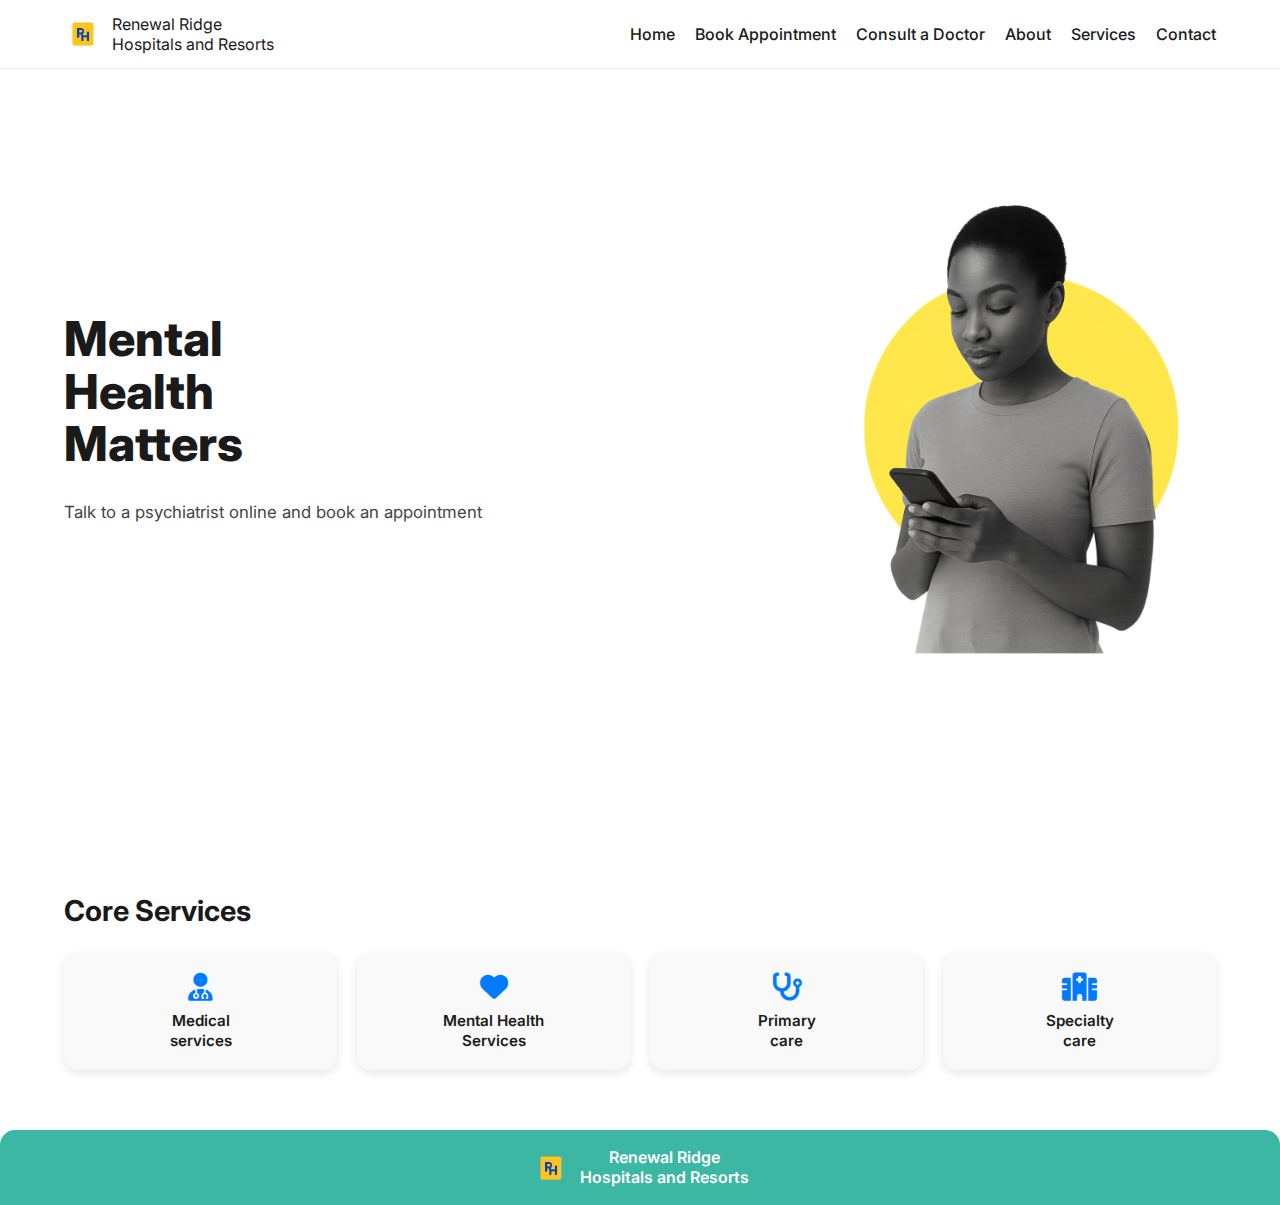
<file: index.html>
<!DOCTYPE html>
<html lang="en">
<head>
  <meta charset="UTF-8" />
  <meta name="viewport" content="width=device-width, initial-scale=1" />
  <title>Renewal Ridge Hospitals and Resorts</title>

  <!-- Google Fonts -->
  <link href="https://fonts.googleapis.com/css2?family=Inter:wght@400;500;600;700;800&display=swap" rel="stylesheet">

  <!-- Font Awesome -->
  <link rel="stylesheet" href="https://cdnjs.cloudflare.com/ajax/libs/font-awesome/6.5.0/css/all.min.css"/>

  <!-- CSS -->
  <link rel="stylesheet" href="style.css" />
</head>
<body>
  <!-- Header -->
  <header class="site-header">
    <div class="container header-inner">
      <a href="#" class="brand">
        <img src="./images/logo.png" alt="Renewal Ridge Logo" class="logo-img" />
        <span class="brand-text">Renewal Ridge<br>Hospitals and Resorts</span>
      </a>

      <button class="hamburger" id="hamburger" aria-label="Menu" aria-expanded="false">
        <span class="bar"></span>
        <span class="bar"></span>
        <span class="bar"></span>
      </button>

      <nav class="site-nav" id="siteNav">
        <ul>
          <li><a href="#">Home</a></li>
          <li><a href="#">Book Appointment</a></li>
          <li><a href="#">Consult a Doctor</a></li>
          <li><a href="#">About</a></li>
          <li><a href="#services">Services</a></li>
          <li><a href="#">Contact</a></li>
        </ul>
      </nav>
    </div>
  </header>

  <!-- Hero Section -->
  <section class="hero">
    <div class="container hero-flex">
      <div class="hero-text">
        <h1>Mental<br>Health<br>Matters</h1>
        <p>Talk to a psychiatrist online and book an appointment</p>
        <div class="hero-buttons">
          <a href="#" class="btn btn-primary">Book Appointment</a>
          <a href="#" class="btn btn-success">Consult a Doctor</a>
        </div>
      </div>

      <div class="hero-image">
        <img src="./images/wicon.png" alt="Patient image" />
      </div>
    </div>
  </section>

  <!-- Core Services -->
  <section class="services" id="services">
    <div class="container">
      <h2>Core Services</h2>
      <div class="services-grid">
        <div class="service-card">
          <i class="fa-solid fa-user-doctor"></i>
          <p>Medical<br>services</p>
        </div>
        <div class="service-card">
          <i class="fa-solid fa-heart"></i>
          <p>Mental Health<br>Services</p>
        </div>
        <div class="service-card">
          <i class="fa-solid fa-stethoscope"></i>
          <p>Primary<br>care</p>
        </div>
        <div class="service-card">
          <i class="fa-solid fa-hospital"></i>
          <p>Specialty<br>care</p>
        </div>
      </div>
    </div>
  </section>

  <!-- Footer -->
  <footer class="footer">
    <div class="container footer-inner">
      <img src="./images/logo.png" alt="Renewal Ridge Logo" class="logo-img" />
      <span>Renewal Ridge<br>Hospitals and Resorts</span>
    </div>
  </footer>

  <!-- JS -->
  <script src="script.js"></script>
</body>
</html>
</file>
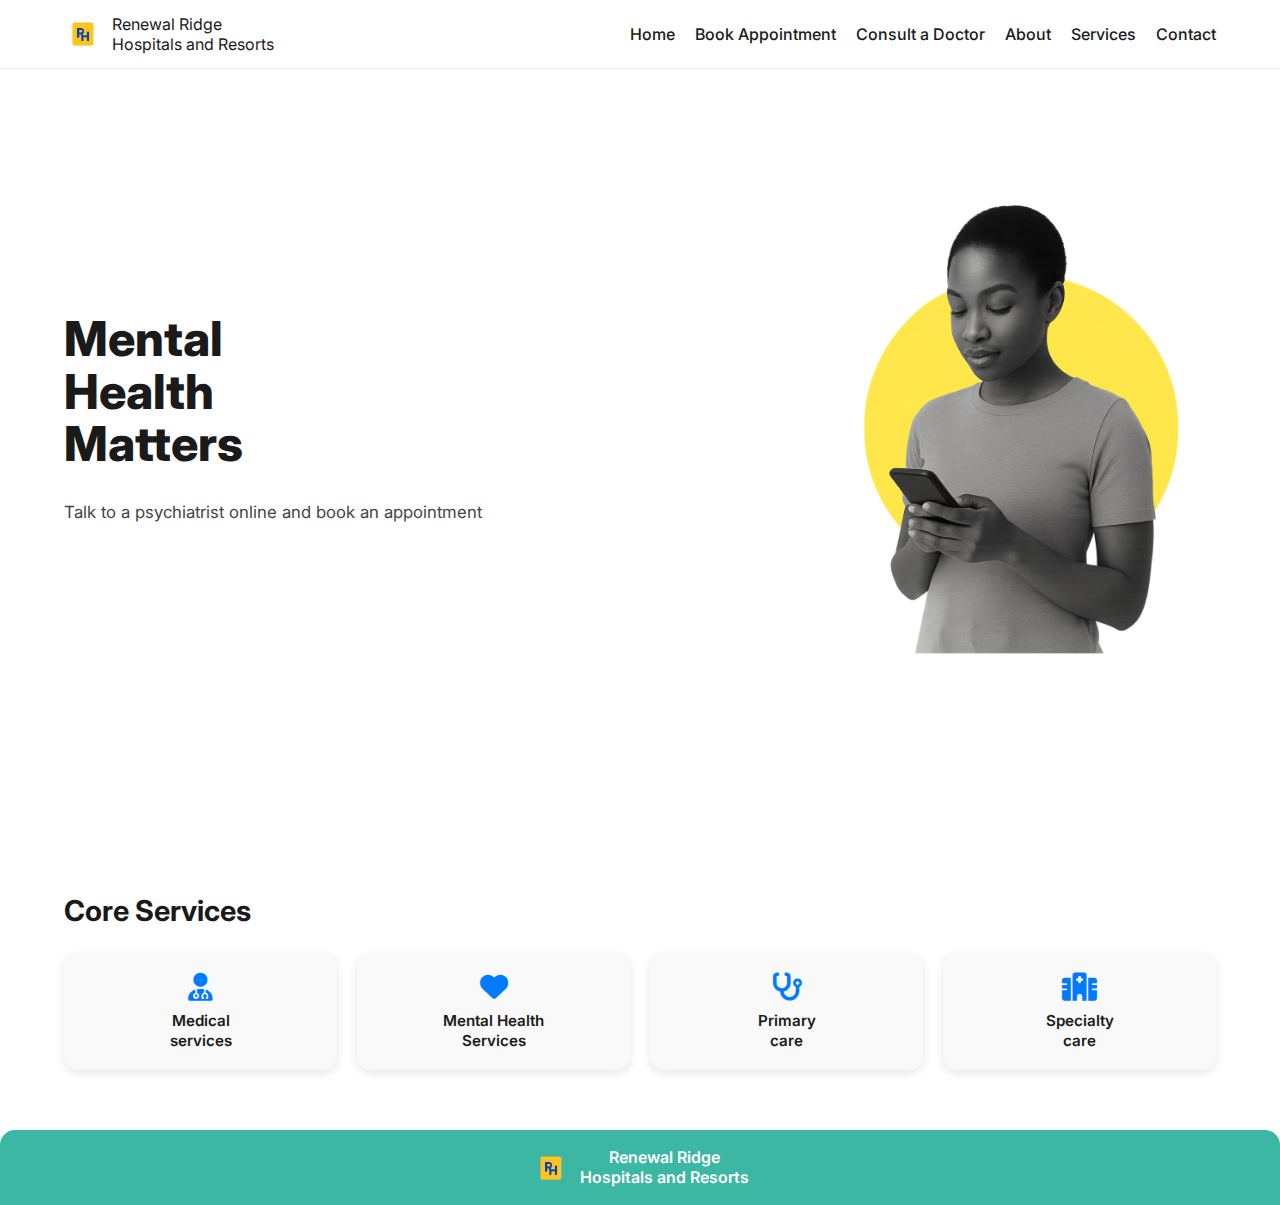
<file: hospital system/index.html>
<!DOCTYPE html>
<html lang="en">
<head>
  <meta charset="UTF-8" />
  <meta name="viewport" content="width=device-width, initial-scale=1" />
  <title>Renewal Ridge Hospitals and Resorts</title>

  <!-- Google Fonts -->
  <link href="https://fonts.googleapis.com/css2?family=Inter:wght@400;500;600;700;800&display=swap" rel="stylesheet">

  <!-- Font Awesome -->
  <link rel="stylesheet" href="https://cdnjs.cloudflare.com/ajax/libs/font-awesome/6.5.0/css/all.min.css"/>

  <!-- CSS -->
  <link rel="stylesheet" href="style.css" />
</head>
<body>
  <!-- Header -->
  <header class="site-header">
    <div class="container header-inner">
      <a href="#" class="brand">
        <img src="./images/logo.png" alt="Renewal Ridge Logo" class="logo-img" />
        <span class="brand-text">Renewal Ridge<br>Hospitals and Resorts</span>
      </a>

      <button class="hamburger" id="hamburger" aria-label="Menu" aria-expanded="false">
        <span class="bar"></span>
        <span class="bar"></span>
        <span class="bar"></span>
      </button>

      <nav class="site-nav" id="siteNav">
        <ul>
          <li><a href="#">Home</a></li>
          <li><a href="#">Book Appointment</a></li>
          <li><a href="#">Consult a Doctor</a></li>
          <li><a href="#">About</a></li>
          <li><a href="#services">Services</a></li>
          <li><a href="#">Contact</a></li>
        </ul>
      </nav>
    </div>
  </header>

  <!-- Hero Section -->
  <section class="hero">
    <div class="container hero-flex">
      <div class="hero-text">
        <h1>Mental<br>Health<br>Matters</h1>
        <p>Talk to a psychiatrist online and book an appointment</p>
        <div class="hero-buttons">
          <a href="#" class="btn btn-primary">Book Appointment</a>
          <a href="#" class="btn btn-success">Consult a Doctor</a>
        </div>
      </div>

      <div class="hero-image">
        <img src="./images/wicon.png" alt="Patient image" />
      </div>
    </div>
  </section>

  <!-- Core Services -->
  <section class="services" id="services">
    <div class="container">
      <h2>Core Services</h2>
      <div class="services-grid">
        <div class="service-card">
          <i class="fa-solid fa-user-doctor"></i>
          <p>Medical<br>services</p>
        </div>
        <div class="service-card">
          <i class="fa-solid fa-heart"></i>
          <p>Mental Health<br>Services</p>
        </div>
        <div class="service-card">
          <i class="fa-solid fa-stethoscope"></i>
          <p>Primary<br>care</p>
        </div>
        <div class="service-card">
          <i class="fa-solid fa-hospital"></i>
          <p>Specialty<br>care</p>
        </div>
      </div>
    </div>
  </section>

  <!-- Footer -->
  <footer class="footer">
    <div class="container footer-inner">
      <img src="./images/logo.png" alt="Renewal Ridge Logo" class="logo-img" />
      <span>Renewal Ridge<br>Hospitals and Resorts</span>
    </div>
  </footer>

  <!-- JS -->
  <script src="script.js"></script>
</body>
</html>
</file>
<file: style.css>
:root {
  --blue: #007bff;
  --green: #28a745;
  --dark: #1a1a1a;
  --white: #fff;
  --teal: #3cb7a3;
  --shadow: 0 3px 10px rgba(0, 0, 0, 0.1);
  --transition: all 0.3s ease;
}

/* Base */
body {
  margin: 0;
  font-family: "Inter", sans-serif;
  color: var(--dark);
  background: var(--white);
  overflow-x: hidden;
}

/* ===== HEADER ===== */
.site-header {
  background: #fff;
  border-bottom: 1px solid #eee;
  position: sticky;
  top: 0;
  z-index: 1000;
}

.header-inner {
  width: 90%;
  margin: auto;
  padding: 14px 0;
  display: flex;
  align-items: center;
  justify-content: space-between;
}

.brand {
  display: flex;
  align-items: center;
  gap: 10px;
  color: var(--dark);
  text-decoration: none;
}

.logo-img {
  height: 38px;
}

.hamburger {
  display: none;
  flex-direction: column;
  gap: 5px;
  background: none;
  border: 0;
  cursor: pointer;
}

.hamburger .bar {
  width: 25px;
  height: 2px;
  background: var(--dark);
  transition: var(--transition);
}

.site-nav ul {
  display: flex;
  gap: 20px;
  list-style: none;
  margin: 0;
  padding: 0;
}

.site-nav a {
  color: var(--dark);
  text-decoration: none;
  font-weight: 500;
  transition: var(--transition);
}

.site-nav a:hover {
  color: var(--blue);
}

/* ===== HERO (Desktop improved) ===== */
.hero-flex {
  width: 90%;
  margin: auto;
  padding: 40px 0 60px; /* reduced top padding from 70px → 40px */
  display: flex;
  align-items: center;
  justify-content: space-between;
  gap: 60px;
  max-width: 1200px;
}

.hero-text {
  flex: 1;
  display: flex;
  flex-direction: column;
  justify-content: center;
  max-width: 500px;
}

.hero-text h1 {
  font-size: 3rem;
  font-weight: 800;
  line-height: 1.1;
  margin-bottom: 12px;
  color: var(--dark);
}

.hero-text p {
  font-size: 1.05rem;
  color: #444;
  margin-bottom: 25px;
  line-height: 1.5;
}

/* ===== BUTTONS ===== */
.hero-buttons {
  display: flex;
  justify-content: flex-start;
  gap: 22px; /* keeps space between buttons */
  flex-wrap: wrap;
}

.hero-buttons .btn {
  flex: 0 1 48%;
  max-width: 220px;
  padding: 14px 0;
  border-radius: 10px;
  font-size: 0.95rem;
  font-weight: 600;
  text-align: center;
  color: #fff;
  box-shadow: var(--shadow);
  transition: var(--transition);
  opacity: 0;
  transform: translateY(20px);
  animation: buttonFadeUp 0.8s ease forwards;
  
}

.hero-buttons .btn:nth-child(1) {
  animation-delay: 0.3s;
}

.hero-buttons .btn:nth-child(2) {
  animation-delay: 0.5s;
}

.btn-primary {
  background: var(--blue);
  text-decoration: none;
}

.btn-success {
  background: var(--teal);
  text-decoration: none;
}

.btn:hover {
  transform: translateY(-2px);
  opacity: 0.9;
}

/* ===== BUTTON ANIMATION ===== */
@keyframes buttonFadeUp {
  0% {
    opacity: 0;
    transform: translateY(20px);
  }
  100% {
    opacity: 1;
    transform: translateY(0);
  }
}

/* ===== HERO IMAGE ===== */
.hero-image {
  flex: 1;
  text-align: right;
  display: flex;
  justify-content: flex-end;
}

.hero-image img {
  width: 100%;
  max-width: 440px; /* slightly smaller for tighter layout */
  border-radius: 14px;
  object-fit: cover;
}

/* ===== MOBILE VIEW ===== */
@media (max-width: 900px) {
  .hero-flex {
    flex-direction: column;
    align-items: center;
    text-align: center;
    gap: 30px;
    padding: 40px 0 50px; /* less padding on top */
  }

  .hero-text {
    max-width: 90%;
  }

  .hero-text h1 {
    font-size: 2.2rem;
  }

  .hero-text p {
    font-size: 1rem;
    margin-bottom: 18px;
  }

  .hero-buttons {
    justify-content: center;
  }

  .hero-buttons .btn {
    max-width: 180px;
    margin-top: 5px;
  }

  .hero-image img {
    max-width: 350px;
  }
}

@media (max-width: 600px) {
  .hero-flex {
    display: grid;
    grid-template-columns: 1fr 1fr;
    align-items: start;
    gap: 12px;
    padding: 30px 0;
    width: 90%;
    margin: auto;
  }

  .hero-text {
    grid-column: 1;
    align-items: flex-start;
    text-align: left;
  }

  .hero-text h1 {
    font-size: 1.9rem;
    margin-bottom: 8px;
  }

  .hero-text p {
    font-size: 0.95rem;
    margin-bottom: 14px;
  }

  .hero-image {
    grid-column: 2;
    display: flex;
    justify-content: flex-end;
  }

  .hero-image img {
    max-width: 280px;
    border-radius: 10px;
  }

  .hero-buttons {
    display: contents;
  }

  .btn-primary,
  .btn-success {
    padding: 13px 0;
    font-size: 0.9rem;
    font-weight: 600;
    color: #fff;
    border-radius: 10px;
    text-decoration: none;
    transition: var(--transition);
  }

  .btn-primary {
    grid-column: 1;
    justify-self: start;
    width: 130%;
    background: var(--blue);
  }

  .btn-success {
    grid-column: 2;
    justify-self: end;
    width: 130%;
    background: var(--teal);
  }
}

/* ===== SERVICES ===== */
.services {
  width: 90%;
  margin: auto;
  padding: 40px 0 60px;
}

.services h2 {
  font-size: 1.8rem;
  font-weight: 700;
  margin-bottom: 25px;
}

.services-grid {
  display: grid;
  grid-template-columns: repeat(auto-fit, minmax(150px, 1fr));
  gap: 20px;
}

.service-card {
  background: #f9f9f9;
  border-radius: 14px;
  padding: 20px;
  box-shadow: var(--shadow);
  transition: var(--transition);
  text-align: center;
}

.service-card:hover {
  transform: translateY(-5px);
}

.service-card i {
  font-size: 28px;
  color: var(--blue);
  margin-bottom: 10px;
}

.service-card p {
  font-weight: 600;
  font-size: 0.95rem;
  margin: 0;
  line-height: 1.3;
}

/* ===== FOOTER ===== */
.footer {
  background: var(--teal);
  color: #fff;
  padding: 18px 0;
  border-radius: 15px 15px 0 0;
  text-align: center;
}

.footer-inner {
  width: 90%;
  margin: auto;
  display: flex;
  align-items: center;
  justify-content: center;
  gap: 10px;
  flex-wrap: wrap;
}

.footer-inner span {
  font-weight: 600;
  line-height: 1.2;
}

/* ===== HAMBURGER MENU ===== */
@media (max-width: 900px) {
  .hamburger {
    display: flex;
  }

  .site-nav {
    display: none;
    position: absolute;
    top: 70px;
    right: 20px;
    background: rgba(255, 255, 255, 0.95);
    border-radius: 15px;
    box-shadow: 0 10px 35px rgba(0, 0, 0, 0.15);
    padding: 20px 25px;
    min-width: 220px;
    opacity: 0;
    pointer-events: none;
    transform: translateY(-15px);
    transition: all 0.35s ease;
    backdrop-filter: blur(8px);
    z-index: 1001;
  }

  .site-nav.active {
    display: block;
    opacity: 1;
    pointer-events: auto;
    transform: translateY(0);
  }

  .site-nav ul {
    list-style: none;
    display: flex;
    flex-direction: column;
    gap: 14px;
    margin: 0;
    padding: 0;
  }

  .site-nav a {
    display: block;
    padding: 10px 12px;
    border-radius: 8px;
    font-weight: 600;
    font-size: 0.95rem;
    color: var(--dark);
    transition: var(--transition);
  }

  .site-nav a:hover {
    background: var(--blue);
    color: #fff;
    transform: translateX(3px);
    box-shadow: var(--shadow);
  }

  .hamburger.active .bar:nth-child(1) {
    transform: rotate(45deg) translateY(8px);
  }

  .hamburger.active .bar:nth-child(2) {
    opacity: 0;
  }

  .hamburger.active .bar:nth-child(3) {
    transform: rotate(-45deg) translateY(-8px);
  }
}

/* ===== MENU OVERLAY ===== */
.menu-overlay {
  position: fixed;
  inset: 0;
  background: rgba(26, 26, 26, 0.4);
  backdrop-filter: blur(6px);
  opacity: 0;
  visibility: hidden;
  transition: opacity 0.3s ease, visibility 0.3s ease;
  z-index: 999;
}

.menu-overlay.active {
  opacity: 1;
  visibility: visible;
}

/* ===== ANIMATIONS ===== */
@keyframes fadeIn {
  from {
    opacity: 0;
    transform: translateY(-10px);
  }
  to {
    opacity: 1;
    transform: translateY(0);
  }
}
</file>
<file: hospital system/style.css>
:root {
  --blue: #007bff;
  --green: #28a745;
  --dark: #1a1a1a;
  --white: #fff;
  --teal: #3cb7a3;
  --shadow: 0 3px 10px rgba(0, 0, 0, 0.1);
  --transition: all 0.3s ease;
}

/* Base */
body {
  margin: 0;
  font-family: "Inter", sans-serif;
  color: var(--dark);
  background: var(--white);
  overflow-x: hidden;
}

/* ===== HEADER ===== */
.site-header {
  background: #fff;
  border-bottom: 1px solid #eee;
  position: sticky;
  top: 0;
  z-index: 1000;
}

.header-inner {
  width: 90%;
  margin: auto;
  padding: 14px 0;
  display: flex;
  align-items: center;
  justify-content: space-between;
}

.brand {
  display: flex;
  align-items: center;
  gap: 10px;
  color: var(--dark);
  text-decoration: none;
}

.logo-img {
  height: 38px;
}

.hamburger {
  display: none;
  flex-direction: column;
  gap: 5px;
  background: none;
  border: 0;
  cursor: pointer;
}

.hamburger .bar {
  width: 25px;
  height: 2px;
  background: var(--dark);
  transition: var(--transition);
}

.site-nav ul {
  display: flex;
  gap: 20px;
  list-style: none;
  margin: 0;
  padding: 0;
}

.site-nav a {
  color: var(--dark);
  text-decoration: none;
  font-weight: 500;
  transition: var(--transition);
}

.site-nav a:hover {
  color: var(--blue);
}

/* ===== HERO (Desktop improved) ===== */
.hero-flex {
  width: 90%;
  margin: auto;
  padding: 40px 0 60px; /* reduced top padding from 70px → 40px */
  display: flex;
  align-items: center;
  justify-content: space-between;
  gap: 60px;
  max-width: 1200px;
}

.hero-text {
  flex: 1;
  display: flex;
  flex-direction: column;
  justify-content: center;
  max-width: 500px;
}

.hero-text h1 {
  font-size: 3rem;
  font-weight: 800;
  line-height: 1.1;
  margin-bottom: 12px;
  color: var(--dark);
}

.hero-text p {
  font-size: 1.05rem;
  color: #444;
  margin-bottom: 25px;
  line-height: 1.5;
}

/* ===== BUTTONS ===== */
.hero-buttons {
  display: flex;
  justify-content: flex-start;
  gap: 22px; /* keeps space between buttons */
  flex-wrap: wrap;
}

.hero-buttons .btn {
  flex: 0 1 48%;
  max-width: 220px;
  padding: 14px 0;
  border-radius: 10px;
  font-size: 0.95rem;
  font-weight: 600;
  text-align: center;
  color: #fff;
  box-shadow: var(--shadow);
  transition: var(--transition);
  opacity: 0;
  transform: translateY(20px);
  animation: buttonFadeUp 0.8s ease forwards;
}

.hero-buttons .btn:nth-child(1) {
  animation-delay: 0.3s;
}

.hero-buttons .btn:nth-child(2) {
  animation-delay: 0.5s;
}

.btn-primary {
  background: var(--blue);
}

.btn-success {
  background: var(--teal);
}

.btn:hover {
  transform: translateY(-2px);
  opacity: 0.9;
}

/* ===== BUTTON ANIMATION ===== */
@keyframes buttonFadeUp {
  0% {
    opacity: 0;
    transform: translateY(20px);
  }
  100% {
    opacity: 1;
    transform: translateY(0);
  }
}

/* ===== HERO IMAGE ===== */
.hero-image {
  flex: 1;
  text-align: right;
  display: flex;
  justify-content: flex-end;
}

.hero-image img {
  width: 100%;
  max-width: 440px; /* slightly smaller for tighter layout */
  border-radius: 14px;
  object-fit: cover;
}

/* ===== MOBILE VIEW ===== */
@media (max-width: 900px) {
  .hero-flex {
    flex-direction: column;
    align-items: center;
    text-align: center;
    gap: 30px;
    padding: 40px 0 50px; /* less padding on top */
  }

  .hero-text {
    max-width: 90%;
  }

  .hero-text h1 {
    font-size: 2.2rem;
  }

  .hero-text p {
    font-size: 1rem;
    margin-bottom: 18px;
  }

  .hero-buttons {
    justify-content: center;
  }

  .hero-buttons .btn {
    max-width: 180px;
    margin-top: 5px;
  }

  .hero-image img {
    max-width: 350px;
  }
}

@media (max-width: 600px) {
  .hero-flex {
    display: grid;
    grid-template-columns: 1fr 1fr;
    align-items: start;
    gap: 12px;
    padding: 30px 0;
    width: 90%;
    margin: auto;
  }

  .hero-text {
    grid-column: 1;
    align-items: flex-start;
    text-align: left;
  }

  .hero-text h1 {
    font-size: 1.9rem;
    margin-bottom: 8px;
  }

  .hero-text p {
    font-size: 0.95rem;
    margin-bottom: 14px;
  }

  .hero-image {
    grid-column: 2;
    display: flex;
    justify-content: flex-end;
  }

  .hero-image img {
    max-width: 280px;
    border-radius: 10px;
  }

  .hero-buttons {
    display: contents;
  }

  .btn-primary,
  .btn-success {
    padding: 13px 0;
    font-size: 0.9rem;
    font-weight: 600;
    color: #fff;
    border-radius: 10px;
    transition: var(--transition);
  }

  .btn-primary {
    grid-column: 1;
    justify-self: start;
    width: 130%;
    background: var(--blue);
  }

  .btn-success {
    grid-column: 2;
    justify-self: end;
    width: 130%;
    background: var(--teal);
  }
}

/* ===== SERVICES ===== */
.services {
  width: 90%;
  margin: auto;
  padding: 40px 0 60px;
}

.services h2 {
  font-size: 1.8rem;
  font-weight: 700;
  margin-bottom: 25px;
}

.services-grid {
  display: grid;
  grid-template-columns: repeat(auto-fit, minmax(150px, 1fr));
  gap: 20px;
}

.service-card {
  background: #f9f9f9;
  border-radius: 14px;
  padding: 20px;
  box-shadow: var(--shadow);
  transition: var(--transition);
  text-align: center;
}

.service-card:hover {
  transform: translateY(-5px);
}

.service-card i {
  font-size: 28px;
  color: var(--blue);
  margin-bottom: 10px;
}

.service-card p {
  font-weight: 600;
  font-size: 0.95rem;
  margin: 0;
  line-height: 1.3;
}

/* ===== FOOTER ===== */
.footer {
  background: var(--teal);
  color: #fff;
  padding: 18px 0;
  border-radius: 15px 15px 0 0;
  text-align: center;
}

.footer-inner {
  width: 90%;
  margin: auto;
  display: flex;
  align-items: center;
  justify-content: center;
  gap: 10px;
  flex-wrap: wrap;
}

.footer-inner span {
  font-weight: 600;
  line-height: 1.2;
}

/* ===== HAMBURGER MENU ===== */
@media (max-width: 900px) {
  .hamburger {
    display: flex;
  }

  .site-nav {
    display: none;
    position: absolute;
    top: 70px;
    right: 20px;
    background: rgba(255, 255, 255, 0.95);
    border-radius: 15px;
    box-shadow: 0 10px 35px rgba(0, 0, 0, 0.15);
    padding: 20px 25px;
    min-width: 220px;
    opacity: 0;
    pointer-events: none;
    transform: translateY(-15px);
    transition: all 0.35s ease;
    backdrop-filter: blur(8px);
    z-index: 1001;
  }

  .site-nav.active {
    display: block;
    opacity: 1;
    pointer-events: auto;
    transform: translateY(0);
  }

  .site-nav ul {
    list-style: none;
    display: flex;
    flex-direction: column;
    gap: 14px;
    margin: 0;
    padding: 0;
  }

  .site-nav a {
    display: block;
    padding: 10px 12px;
    border-radius: 8px;
    font-weight: 600;
    font-size: 0.95rem;
    color: var(--dark);
    transition: var(--transition);
  }

  .site-nav a:hover {
    background: var(--blue);
    color: #fff;
    transform: translateX(3px);
    box-shadow: var(--shadow);
  }

  .hamburger.active .bar:nth-child(1) {
    transform: rotate(45deg) translateY(8px);
  }

  .hamburger.active .bar:nth-child(2) {
    opacity: 0;
  }

  .hamburger.active .bar:nth-child(3) {
    transform: rotate(-45deg) translateY(-8px);
  }
}

/* ===== MENU OVERLAY ===== */
.menu-overlay {
  position: fixed;
  inset: 0;
  background: rgba(26, 26, 26, 0.4);
  backdrop-filter: blur(6px);
  opacity: 0;
  visibility: hidden;
  transition: opacity 0.3s ease, visibility 0.3s ease;
  z-index: 999;
}

.menu-overlay.active {
  opacity: 1;
  visibility: visible;
}

/* ===== ANIMATIONS ===== */
@keyframes fadeIn {
  from {
    opacity: 0;
    transform: translateY(-10px);
  }
  to {
    opacity: 1;
    transform: translateY(0);
  }
}
</file>
